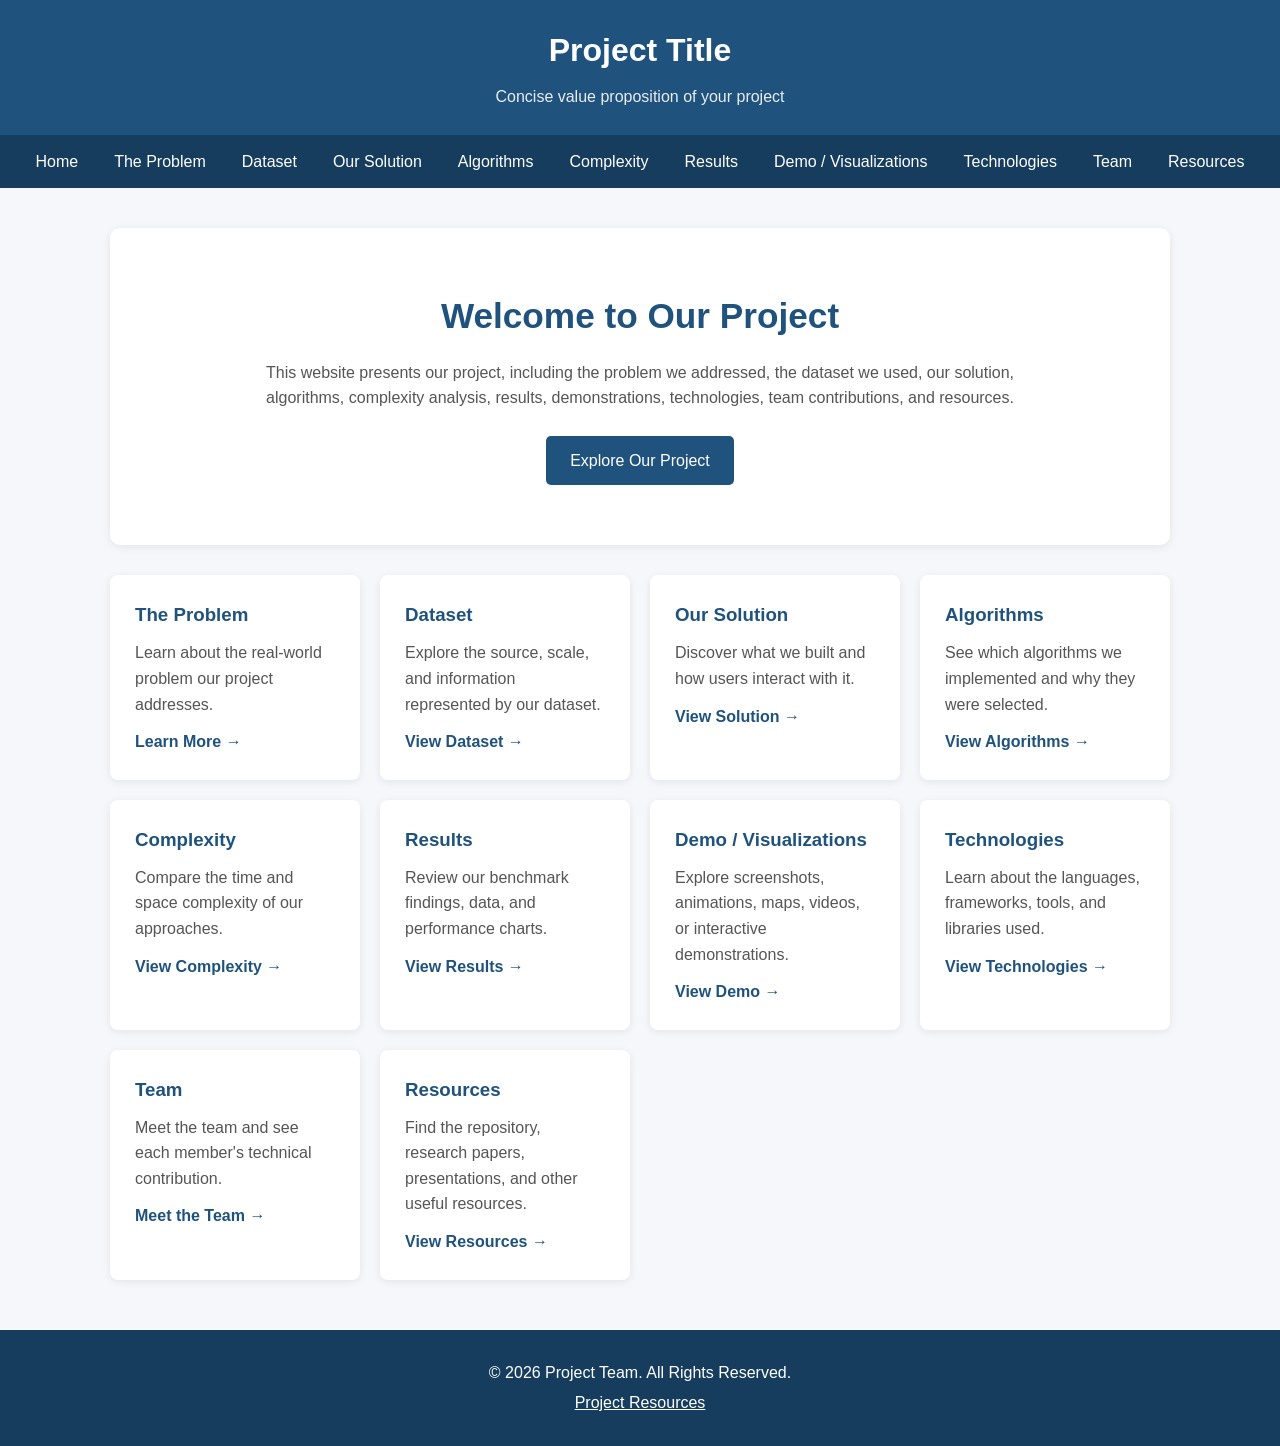
<file: index.html>
<!DOCTYPE html>
<html lang="en">
<head>
    <meta charset="UTF-8">
    <meta name="viewport" content="width=device-width, initial-scale=1.0">

    <title>Project Website</title>
    <link rel="stylesheet" href="styles.css">
</head>

<body>

    <!-- Header -->
    <header>
        <h1>Project Title</h1>
        <p>Concise value proposition of your project</p>
    </header>

    <!-- Navigation Menu -->
    <nav>
        <ul>
            <li><a href="index.html">Home</a></li>
            <li><a href="problem.html">The Problem</a></li>
            <li><a href="dataset.html">Dataset</a></li>
            <li><a href="solution.html">Our Solution</a></li>
            <li><a href="algorithms.html">Algorithms</a></li>
            <li><a href="complexity.html">Complexity</a></li>
            <li><a href="results.html">Results</a></li>
            <li><a href="visualizations.html">Demo / Visualizations</a></li>
            <li><a href="technologies.html">Technologies</a></li>
            <li><a href="team.html">Team</a></li>
            <li><a href="resources.html">Resources</a></li>
        </ul>
    </nav>

    <!-- Main Content -->
    <main>

        <section class="hero">
            <h2>Welcome to Our Project</h2>

            <p>
                This website presents our project, including the problem we
                addressed, the dataset we used, our solution, algorithms,
                complexity analysis, results, demonstrations, technologies,
                team contributions, and resources.
            </p>

            <a href="problem.html" class="button">
                Explore Our Project
            </a>
        </section>

        <section class="sections">

            <div class="card">
                <h3>The Problem</h3>
                <p>
                    Learn about the real-world problem our project addresses.
                </p>
                <a href="problem.html">Learn More →</a>
            </div>

            <div class="card">
                <h3>Dataset</h3>
                <p>
                    Explore the source, scale, and information represented by
                    our dataset.
                </p>
                <a href="dataset.html">View Dataset →</a>
            </div>

            <div class="card">
                <h3>Our Solution</h3>
                <p>
                    Discover what we built and how users interact with it.
                </p>
                <a href="solution.html">View Solution →</a>
            </div>

            <div class="card">
                <h3>Algorithms</h3>
                <p>
                    See which algorithms we implemented and why they were
                    selected.
                </p>
                <a href="algorithms.html">View Algorithms →</a>
            </div>

            <div class="card">
                <h3>Complexity</h3>
                <p>
                    Compare the time and space complexity of our approaches.
                </p>
                <a href="complexity.html">View Complexity →</a>
            </div>

            <div class="card">
                <h3>Results</h3>
                <p>
                    Review our benchmark findings, data, and performance
                    charts.
                </p>
                <a href="results.html">View Results →</a>
            </div>

            <div class="card">
                <h3>Demo / Visualizations</h3>
                <p>
                    Explore screenshots, animations, maps, videos, or
                    interactive demonstrations.
                </p>
                <a href="visualizations.html">View Demo →</a>
            </div>

            <div class="card">
                <h3>Technologies</h3>
                <p>
                    Learn about the languages, frameworks, tools, and
                    libraries used.
                </p>
                <a href="technologies.html">View Technologies →</a>
            </div>

            <div class="card">
                <h3>Team</h3>
                <p>
                    Meet the team and see each member's technical contribution.
                </p>
                <a href="team.html">Meet the Team →</a>
            </div>

            <div class="card">
                <h3>Resources</h3>
                <p>
                    Find the repository, research papers, presentations, and
                    other useful resources.
                </p>
                <a href="resources.html">View Resources →</a>
            </div>

        </section>

    </main>

    <!-- Footer -->
    <footer>
        <p>&copy; 2026 Project Team. All Rights Reserved.</p>
        <p>
            <a href="resources.html" style="color: white;">
                Project Resources
            </a>
        </p>
    </footer>

</body>
</html>
</file>
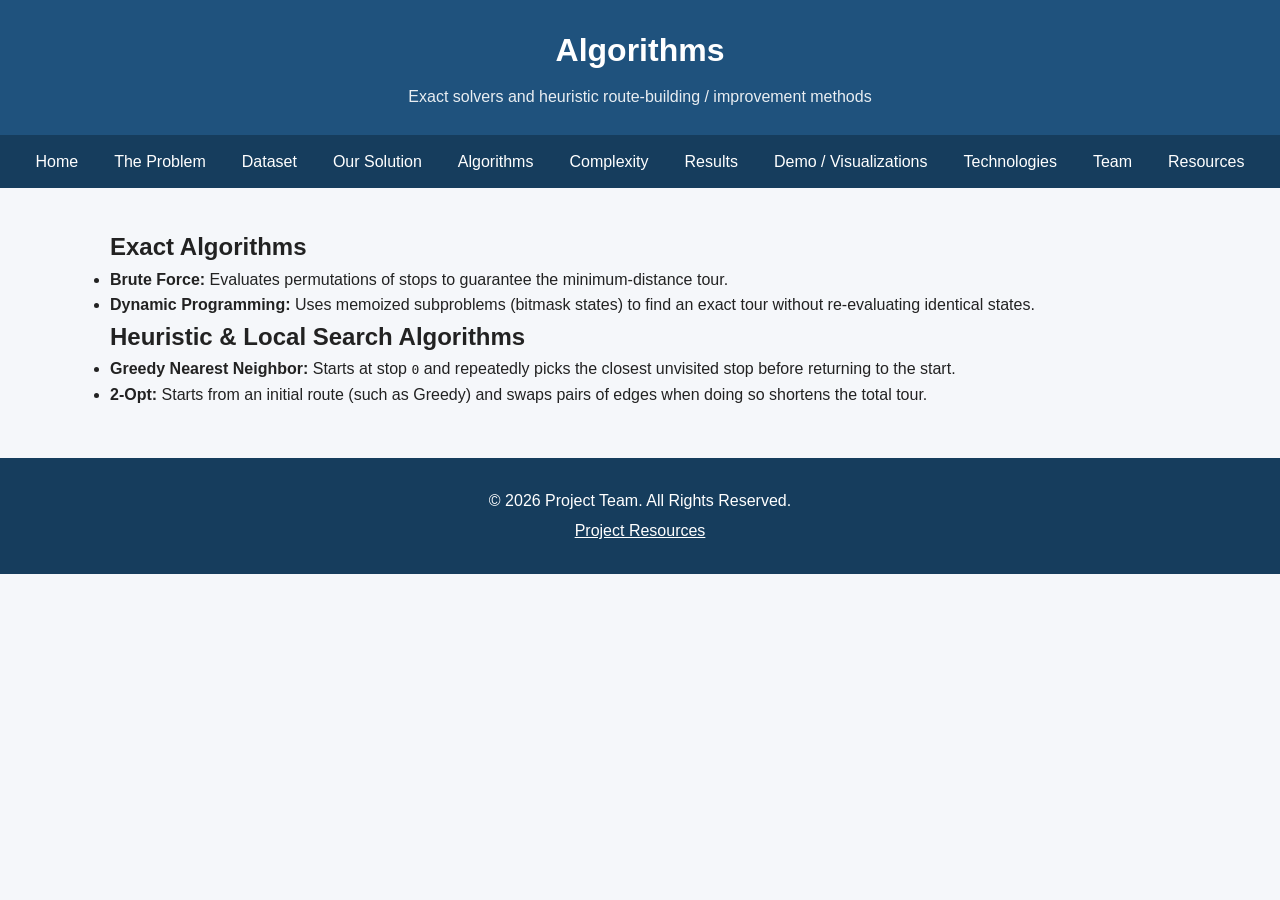
<file: algorithms.html>
<!DOCTYPE html>
<html lang="en">
<head>
    <meta charset="UTF-8">
    <meta name="viewport" content="width=device-width, initial-scale=1.0">
    <title>Algorithms | Amazon Delivery Route Optimization</title>
    <link rel="stylesheet" href="styles.css">
</head>
<body>
    <header>
        <h1>Algorithms</h1>
        <p>Exact solvers and heuristic route-building / improvement methods</p>
    </header>

    <nav>
        <ul>
            <li><a href="index.html">Home</a></li>
            <li><a href="problem.html">The Problem</a></li>
            <li><a href="dataset.html">Dataset</a></li>
            <li><a href="solution.html">Our Solution</a></li>
            <li><a href="algorithms.html">Algorithms</a></li>
            <li><a href="complexity.html">Complexity</a></li>
            <li><a href="results.html">Results</a></li>
            <li><a href="visualizations.html">Demo / Visualizations</a></li>
            <li><a href="technologies.html">Technologies</a></li>
            <li><a href="team.html">Team</a></li>
            <li><a href="resources.html">Resources</a></li>
        </ul>
    </nav>

    <main>
        <div class="panel">
            <h2>Exact Algorithms</h2>
            <ul>
                <li><strong>Brute Force:</strong> Evaluates permutations of stops to guarantee the minimum-distance tour.</li>
                <li><strong>Dynamic Programming:</strong> Uses memoized subproblems (bitmask states) to find an exact tour without re-evaluating identical states.</li>
            </ul>
        </div>

        <div class="panel">
            <h2>Heuristic &amp; Local Search Algorithms</h2>
            <ul>
                <li><strong>Greedy Nearest Neighbor:</strong> Starts at stop <code>0</code> and repeatedly picks the closest unvisited stop before returning to the start.</li>
                <li><strong>2-Opt:</strong> Starts from an initial route (such as Greedy) and swaps pairs of edges when doing so shortens the total tour.</li>
            </ul>
        </div>
    </main>

    <footer>
        <p>&copy; 2026 Project Team. All Rights Reserved.</p>
        <p><a href="resources.html" style="color: white;">Project Resources</a></p>
    </footer>
</body>
</html>
</file>
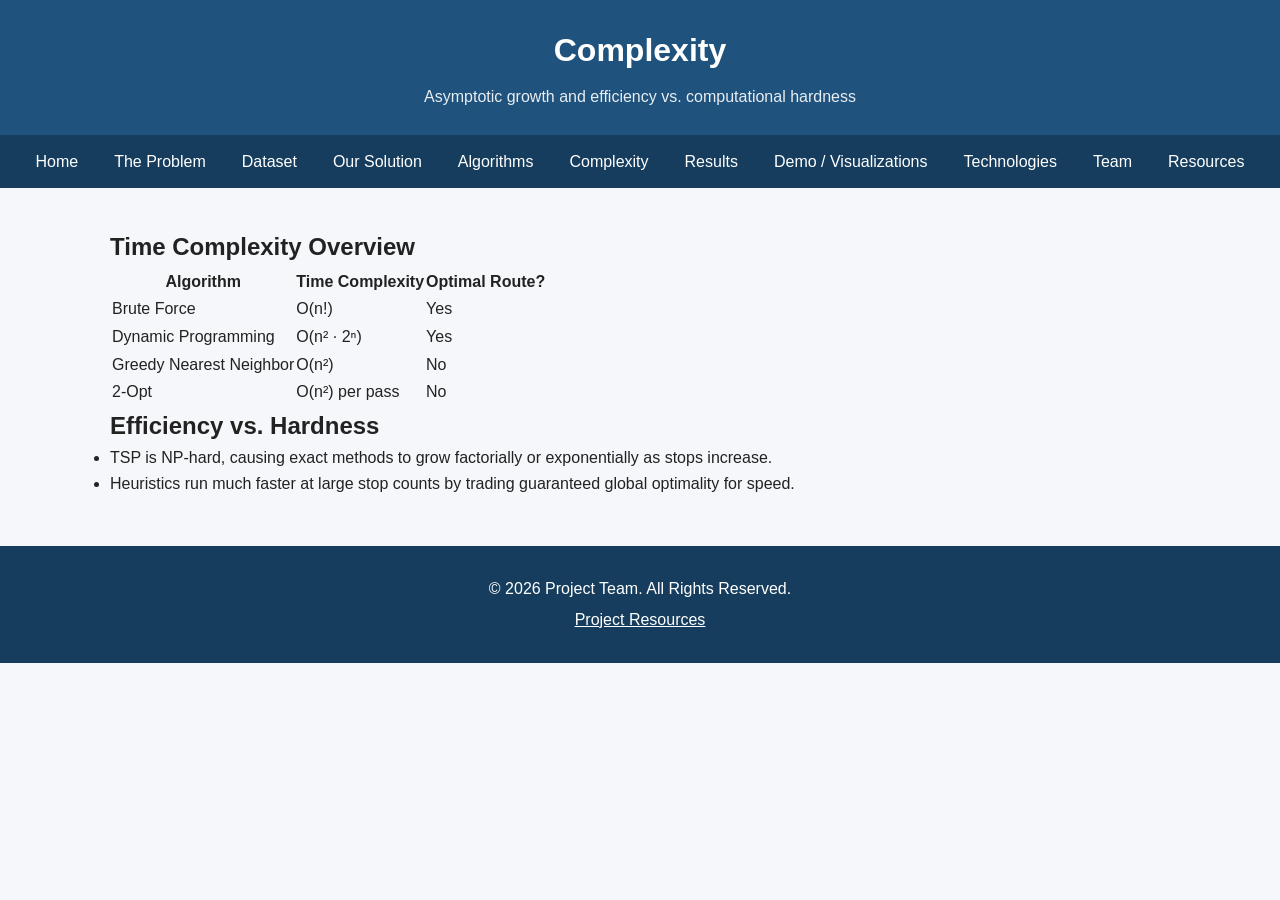
<file: complexity.html>
<!DOCTYPE html>
<html lang="en">
<head>
    <meta charset="UTF-8">
    <meta name="viewport" content="width=device-width, initial-scale=1.0">
    <title>Complexity | Amazon Delivery Route Optimization</title>
    <link rel="stylesheet" href="styles.css">
</head>
<body>
    <header>
        <h1>Complexity</h1>
        <p>Asymptotic growth and efficiency vs. computational hardness</p>
    </header>

    <nav>
        <ul>
            <li><a href="index.html">Home</a></li>
            <li><a href="problem.html">The Problem</a></li>
            <li><a href="dataset.html">Dataset</a></li>
            <li><a href="solution.html">Our Solution</a></li>
            <li><a href="algorithms.html">Algorithms</a></li>
            <li><a href="complexity.html">Complexity</a></li>
            <li><a href="results.html">Results</a></li>
            <li><a href="visualizations.html">Demo / Visualizations</a></li>
            <li><a href="technologies.html">Technologies</a></li>
            <li><a href="team.html">Team</a></li>
            <li><a href="resources.html">Resources</a></li>
        </ul>
    </nav>

    <main>
        <div class="panel">
            <h2>Time Complexity Overview</h2>
            <table>
                <thead>
                    <tr><th>Algorithm</th><th>Time Complexity</th><th>Optimal Route?</th></tr>
                </thead>
                <tbody>
                    <tr><td>Brute Force</td><td>O(n!)</td><td>Yes</td></tr>
                    <tr><td>Dynamic Programming</td><td>O(n&sup2; &middot; 2&#8319;)</td><td>Yes</td></tr>
                    <tr><td>Greedy Nearest Neighbor</td><td>O(n&sup2;)</td><td>No</td></tr>
                    <tr><td>2-Opt</td><td>O(n&sup2;) per pass</td><td>No</td></tr>
                </tbody>
            </table>
        </div>

        <div class="panel">
            <h2>Efficiency vs. Hardness</h2>
            <ul>
                <li>TSP is NP-hard, causing exact methods to grow factorially or exponentially as stops increase.</li>
                <li>Heuristics run much faster at large stop counts by trading guaranteed global optimality for speed.</li>
            </ul>
        </div>
    </main>

    <footer>
        <p>&copy; 2026 Project Team. All Rights Reserved.</p>
        <p><a href="resources.html" style="color: white;">Project Resources</a></p>
    </footer>
</body>
</html>
</file>
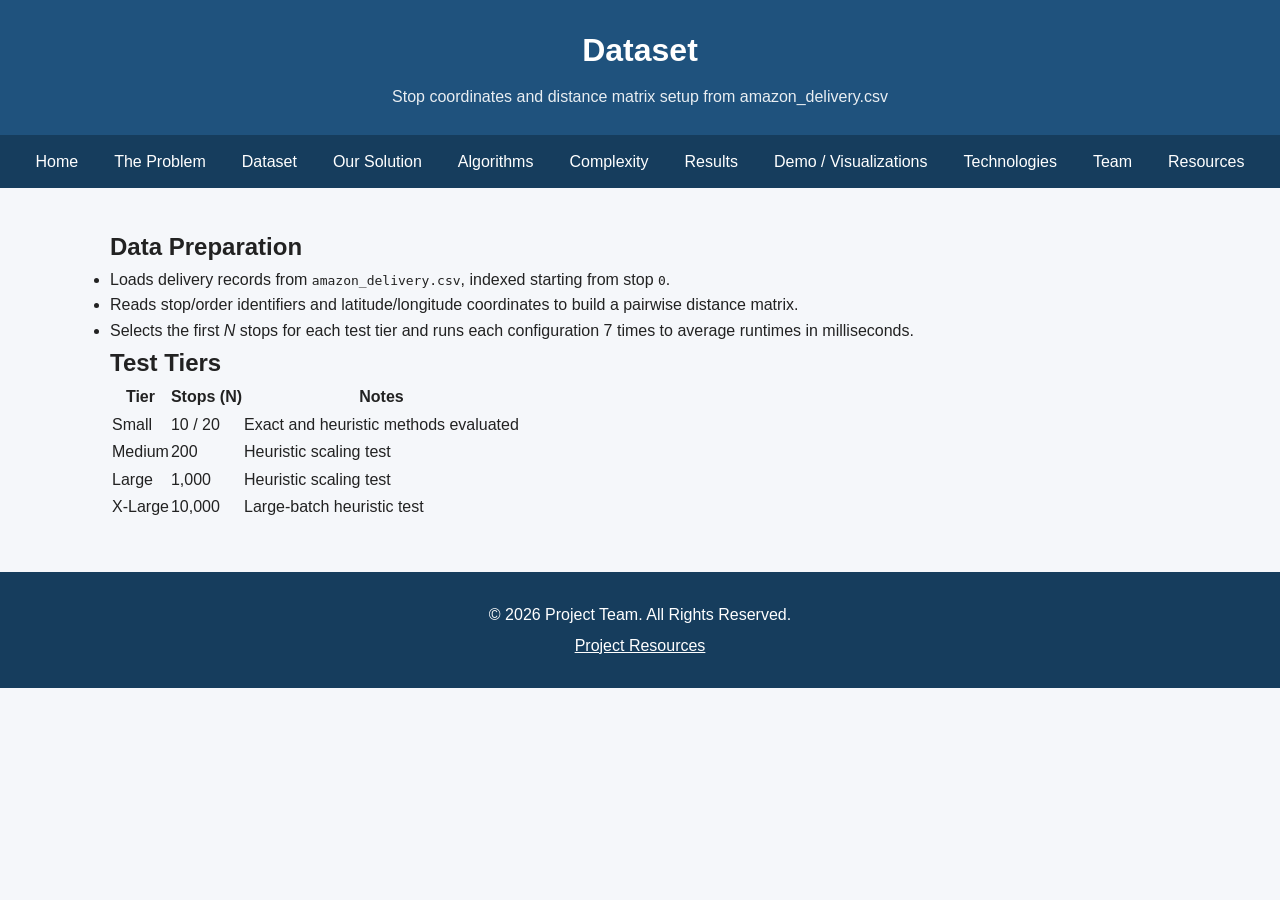
<file: dataset.html>
<!DOCTYPE html>
<html lang="en">
<head>
    <meta charset="UTF-8">
    <meta name="viewport" content="width=device-width, initial-scale=1.0">
    <title>Dataset | Amazon Delivery Route Optimization</title>
    <link rel="stylesheet" href="styles.css">
</head>
<body>
    <header>
        <h1>Dataset</h1>
        <p>Stop coordinates and distance matrix setup from amazon_delivery.csv</p>
    </header>

    <nav>
        <ul>
            <li><a href="index.html">Home</a></li>
            <li><a href="problem.html">The Problem</a></li>
            <li><a href="dataset.html">Dataset</a></li>
            <li><a href="solution.html">Our Solution</a></li>
            <li><a href="algorithms.html">Algorithms</a></li>
            <li><a href="complexity.html">Complexity</a></li>
            <li><a href="results.html">Results</a></li>
            <li><a href="visualizations.html">Demo / Visualizations</a></li>
            <li><a href="technologies.html">Technologies</a></li>
            <li><a href="team.html">Team</a></li>
            <li><a href="resources.html">Resources</a></li>
        </ul>
    </nav>

    <main>
        <div class="panel">
            <h2>Data Preparation</h2>
            <ul>
                <li>Loads delivery records from <code>amazon_delivery.csv</code>, indexed starting from stop <code>0</code>.</li>
                <li>Reads stop/order identifiers and latitude/longitude coordinates to build a pairwise distance matrix.</li>
                <li>Selects the first <em>N</em> stops for each test tier and runs each configuration 7 times to average runtimes in milliseconds.</li>
            </ul>
        </div>

        <div class="panel">
            <h2>Test Tiers</h2>
            <table>
                <thead>
                    <tr><th>Tier</th><th>Stops (N)</th><th>Notes</th></tr>
                </thead>
                <tbody>
                    <tr><td>Small</td><td>10 / 20</td><td>Exact and heuristic methods evaluated</td></tr>
                    <tr><td>Medium</td><td>200</td><td>Heuristic scaling test</td></tr>
                    <tr><td>Large</td><td>1,000</td><td>Heuristic scaling test</td></tr>
                    <tr><td>X-Large</td><td>10,000</td><td>Large-batch heuristic test</td></tr>
                </tbody>
            </table>
        </div>
    </main>

    <footer>
        <p>&copy; 2026 Project Team. All Rights Reserved.</p>
        <p><a href="resources.html" style="color: white;">Project Resources</a></p>
    </footer>
</body>
</html>
</file>
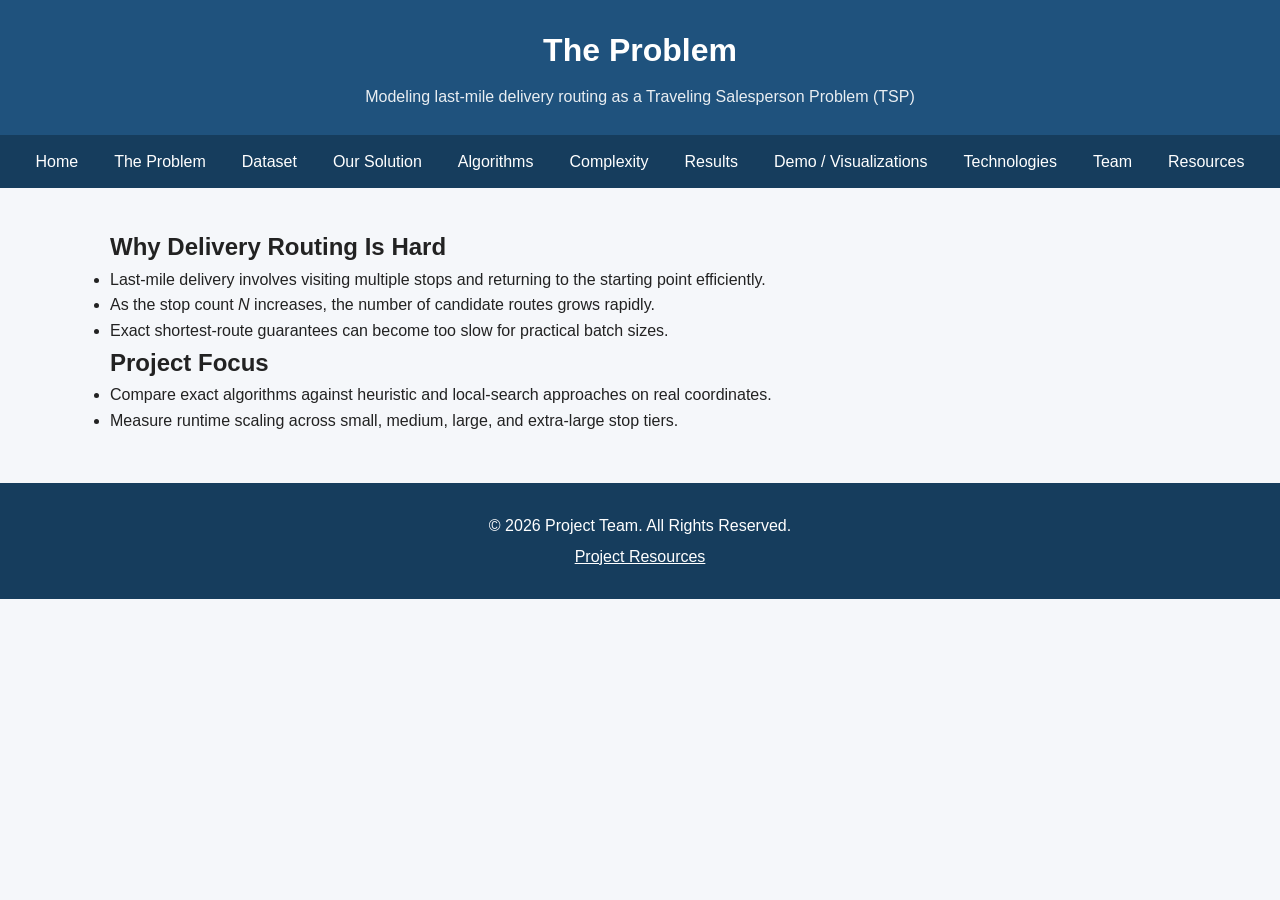
<file: problem.html>
<!DOCTYPE html>
<html lang="en">
<head>
    <meta charset="UTF-8">
    <meta name="viewport" content="width=device-width, initial-scale=1.0">
    <title>The Problem | Amazon Delivery Route Optimization</title>
    <link rel="stylesheet" href="styles.css">
</head>
<body>
    <header>
        <h1>The Problem</h1>
        <p>Modeling last-mile delivery routing as a Traveling Salesperson Problem (TSP)</p>
    </header>

    <nav>
        <ul>
            <li><a href="index.html">Home</a></li>
            <li><a href="problem.html">The Problem</a></li>
            <li><a href="dataset.html">Dataset</a></li>
            <li><a href="solution.html">Our Solution</a></li>
            <li><a href="algorithms.html">Algorithms</a></li>
            <li><a href="complexity.html">Complexity</a></li>
            <li><a href="results.html">Results</a></li>
            <li><a href="visualizations.html">Demo / Visualizations</a></li>
            <li><a href="technologies.html">Technologies</a></li>
            <li><a href="team.html">Team</a></li>
            <li><a href="resources.html">Resources</a></li>
        </ul>
    </nav>

    <main>
        <div class="panel">
            <h2>Why Delivery Routing Is Hard</h2>
            <ul>
                <li>Last-mile delivery involves visiting multiple stops and returning to the starting point efficiently.</li>
                <li>As the stop count <em>N</em> increases, the number of candidate routes grows rapidly.</li>
                <li>Exact shortest-route guarantees can become too slow for practical batch sizes.</li>
            </ul>
        </div>

        <div class="panel">
            <h2>Project Focus</h2>
            <ul>
                <li>Compare exact algorithms against heuristic and local-search approaches on real coordinates.</li>
                <li>Measure runtime scaling across small, medium, large, and extra-large stop tiers.</li>
            </ul>
        </div>
    </main>

    <footer>
        <p>&copy; 2026 Project Team. All Rights Reserved.</p>
        <p><a href="resources.html" style="color: white;">Project Resources</a></p>
    </footer>
</body>
</html>
</file>
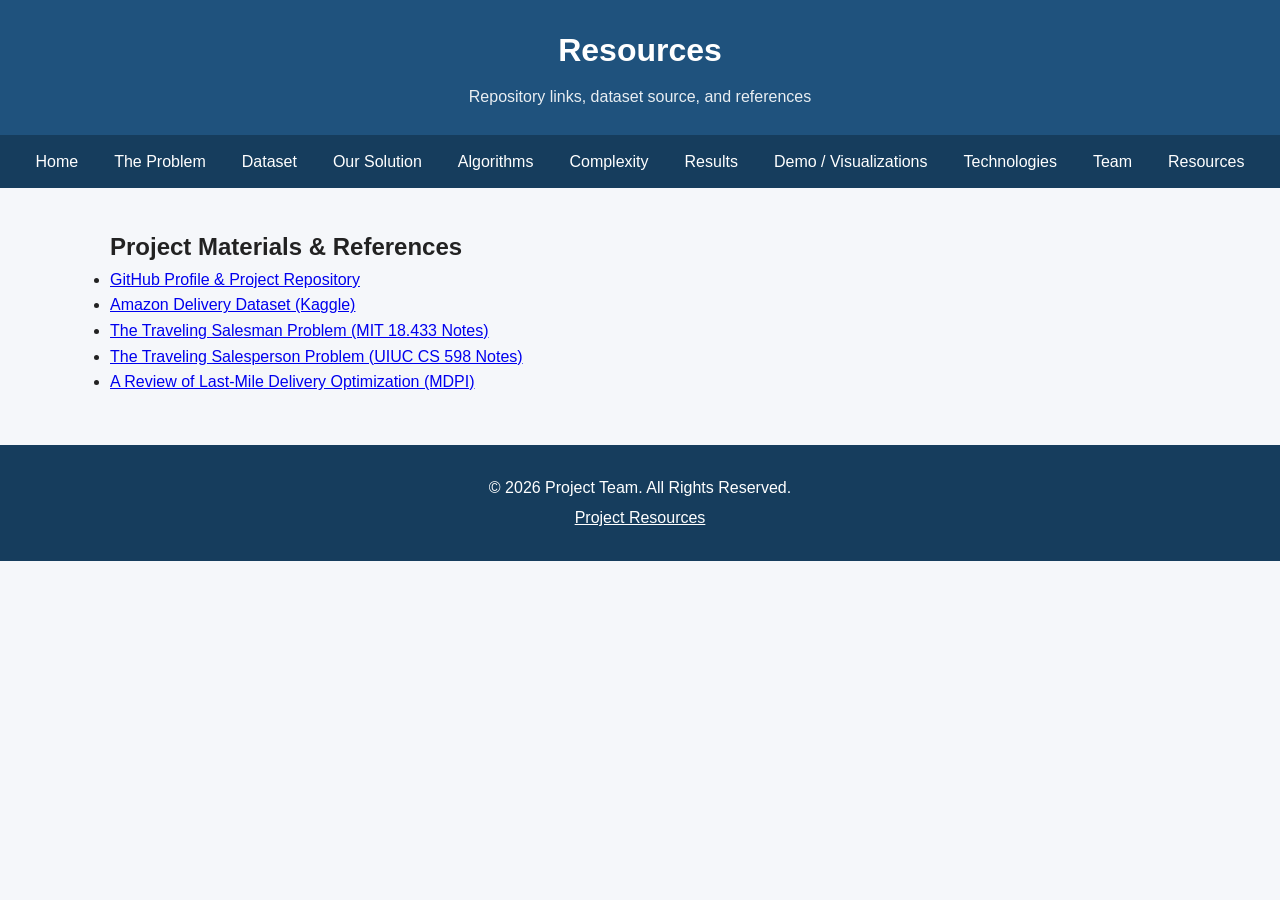
<file: references.html>
<!DOCTYPE html>
<html lang="en">
<head>
    <meta charset="UTF-8">
    <meta name="viewport" content="width=device-width, initial-scale=1.0">
    <title>Resources | Amazon Delivery Route Optimization</title>
    <link rel="stylesheet" href="styles.css">
</head>
<body>
    <header>
        <h1>Resources</h1>
        <p>Repository links, dataset source, and references</p>
    </header>

    <nav>
        <ul>
            <li><a href="index.html">Home</a></li>
            <li><a href="problem.html">The Problem</a></li>
            <li><a href="dataset.html">Dataset</a></li>
            <li><a href="solution.html">Our Solution</a></li>
            <li><a href="algorithms.html">Algorithms</a></li>
            <li><a href="complexity.html">Complexity</a></li>
            <li><a href="results.html">Results</a></li>
            <li><a href="visualizations.html">Demo / Visualizations</a></li>
            <li><a href="technologies.html">Technologies</a></li>
            <li><a href="team.html">Team</a></li>
            <li><a href="resources.html">Resources</a></li>
        </ul>
    </nav>

    <main>
        <div class="panel">
            <h2>Project Materials &amp; References</h2>
            <ul>
                <li><a href="https://github.com/a-bally" target="_blank" rel="noopener">GitHub Profile &amp; Project Repository</a></li>
                <li><a href="https://www.kaggle.com/datasets/sujalsuthar/amazon-delivery-dataset" target="_blank" rel="noopener">Amazon Delivery Dataset (Kaggle)</a></li>
                <li><a href="https://math.mit.edu/~goemans/18433S15/TSP-CookCPS.pdf" target="_blank" rel="noopener">The Traveling Salesman Problem (MIT 18.433 Notes)</a></li>
                <li><a href="https://courses.grainger.illinois.edu/cs598csc/sp2011/lectures/lecture_2.pdf" target="_blank" rel="noopener">The Traveling Salesperson Problem (UIUC CS 598 Notes)</a></li>
                <li><a href="https://www.mdpi.com/2504-446x/9/3/158" target="_blank" rel="noopener">A Review of Last-Mile Delivery Optimization (MDPI)</a></li>
            </ul>
        </div>
    </main>

    <footer>
        <p>&copy; 2026 Project Team. All Rights Reserved.</p>
        <p><a href="resources.html" style="color: white;">Project Resources</a></p>
    </footer>
</body>
</html>
</file>
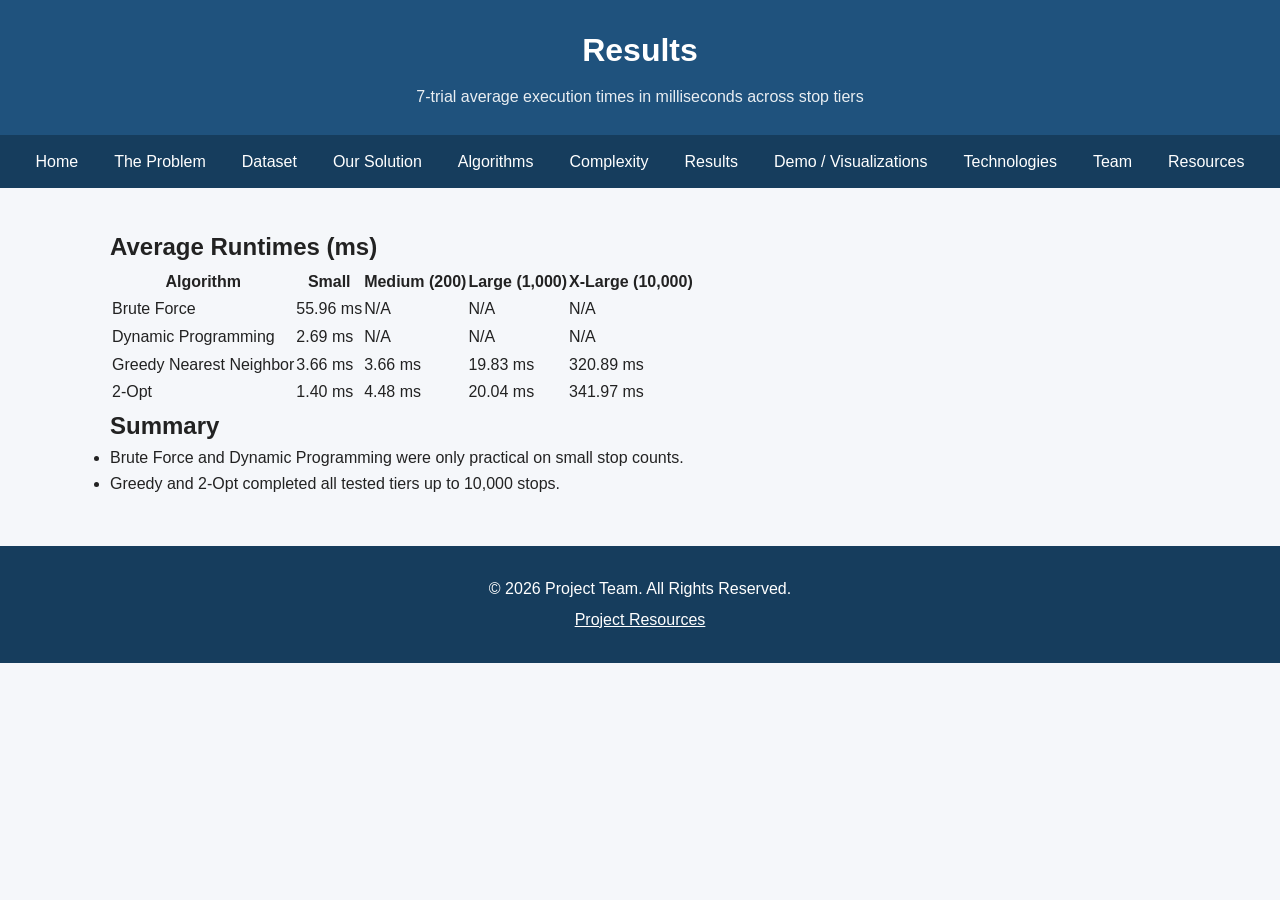
<file: results.html>
<!DOCTYPE html>
<html lang="en">
<head>
    <meta charset="UTF-8">
    <meta name="viewport" content="width=device-width, initial-scale=1.0">
    <title>Results | Amazon Delivery Route Optimization</title>
    <link rel="stylesheet" href="styles.css">
</head>
<body>
    <header>
        <h1>Results</h1>
        <p>7-trial average execution times in milliseconds across stop tiers</p>
    </header>

    <nav>
        <ul>
            <li><a href="index.html">Home</a></li>
            <li><a href="problem.html">The Problem</a></li>
            <li><a href="dataset.html">Dataset</a></li>
            <li><a href="solution.html">Our Solution</a></li>
            <li><a href="algorithms.html">Algorithms</a></li>
            <li><a href="complexity.html">Complexity</a></li>
            <li><a href="results.html">Results</a></li>
            <li><a href="visualizations.html">Demo / Visualizations</a></li>
            <li><a href="technologies.html">Technologies</a></li>
            <li><a href="team.html">Team</a></li>
            <li><a href="resources.html">Resources</a></li>
        </ul>
    </nav>

    <main>
        <div class="panel">
            <h2>Average Runtimes (ms)</h2>
            <table>
                <thead>
                    <tr><th>Algorithm</th><th>Small</th><th>Medium (200)</th><th>Large (1,000)</th><th>X-Large (10,000)</th></tr>
                </thead>
                <tbody>
                    <tr><td>Brute Force</td><td>55.96 ms</td><td>N/A</td><td>N/A</td><td>N/A</td></tr>
                    <tr><td>Dynamic Programming</td><td>2.69 ms</td><td>N/A</td><td>N/A</td><td>N/A</td></tr>
                    <tr><td>Greedy Nearest Neighbor</td><td>3.66 ms</td><td>3.66 ms</td><td>19.83 ms</td><td>320.89 ms</td></tr>
                    <tr><td>2-Opt</td><td>1.40 ms</td><td>4.48 ms</td><td>20.04 ms</td><td>341.97 ms</td></tr>
                </tbody>
            </table>
        </div>

        <div class="panel">
            <h2>Summary</h2>
            <ul>
                <li>Brute Force and Dynamic Programming were only practical on small stop counts.</li>
                <li>Greedy and 2-Opt completed all tested tiers up to 10,000 stops.</li>
            </ul>
        </div>
    </main>

    <footer>
        <p>&copy; 2026 Project Team. All Rights Reserved.</p>
        <p><a href="resources.html" style="color: white;">Project Resources</a></p>
    </footer>
</body>
</html>
</file>
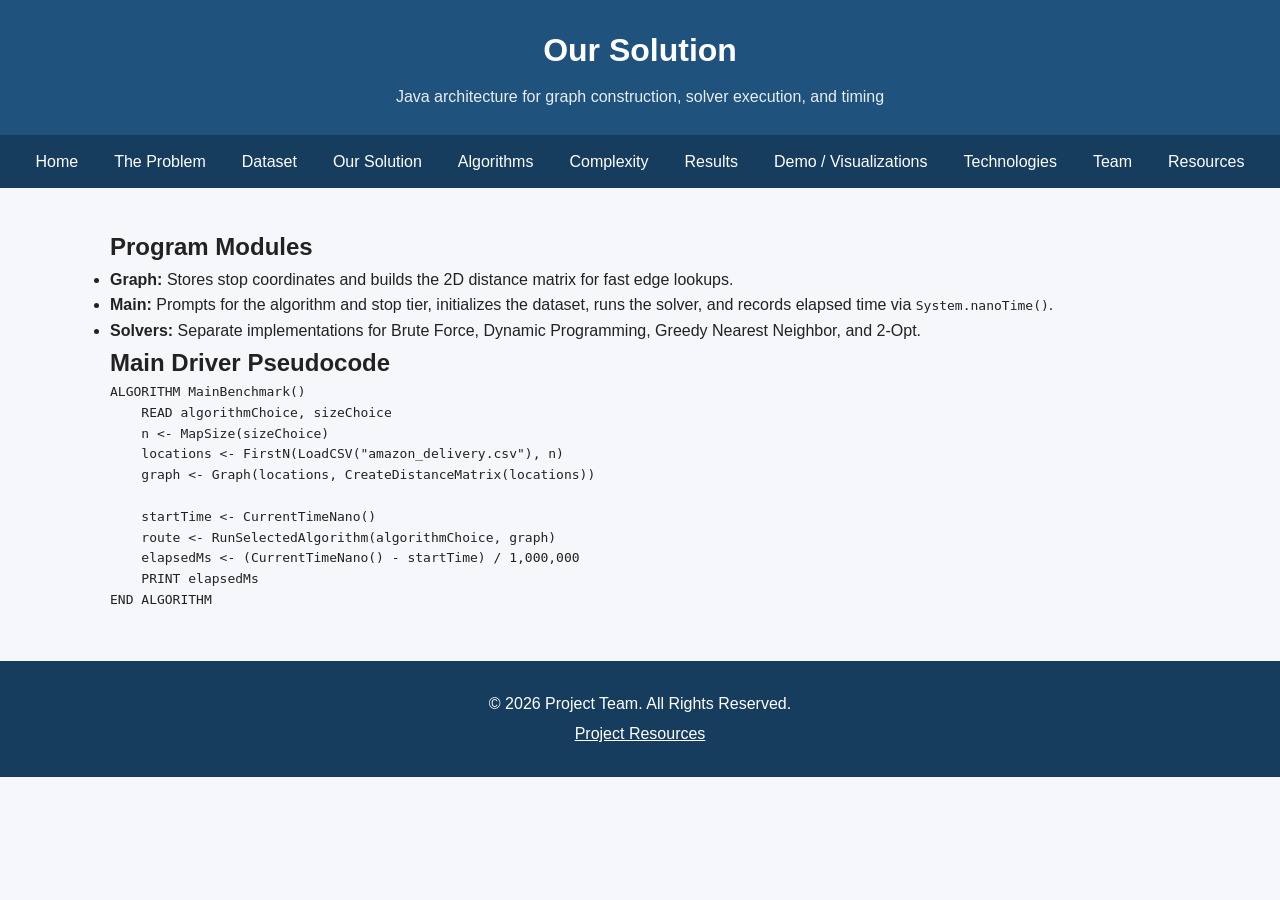
<file: solution.html>
<!DOCTYPE html>
<html lang="en">
<head>
    <meta charset="UTF-8">
    <meta name="viewport" content="width=device-width, initial-scale=1.0">
    <title>Our Solution | Amazon Delivery Route Optimization</title>
    <link rel="stylesheet" href="styles.css">
</head>
<body>
    <header>
        <h1>Our Solution</h1>
        <p>Java architecture for graph construction, solver execution, and timing</p>
    </header>

    <nav>
        <ul>
            <li><a href="index.html">Home</a></li>
            <li><a href="problem.html">The Problem</a></li>
            <li><a href="dataset.html">Dataset</a></li>
            <li><a href="solution.html">Our Solution</a></li>
            <li><a href="algorithms.html">Algorithms</a></li>
            <li><a href="complexity.html">Complexity</a></li>
            <li><a href="results.html">Results</a></li>
            <li><a href="visualizations.html">Demo / Visualizations</a></li>
            <li><a href="technologies.html">Technologies</a></li>
            <li><a href="team.html">Team</a></li>
            <li><a href="resources.html">Resources</a></li>
        </ul>
    </nav>

    <main>
        <div class="panel">
            <h2>Program Modules</h2>
            <ul>
                <li><strong>Graph:</strong> Stores stop coordinates and builds the 2D distance matrix for fast edge lookups.</li>
                <li><strong>Main:</strong> Prompts for the algorithm and stop tier, initializes the dataset, runs the solver, and records elapsed time via <code>System.nanoTime()</code>.</li>
                <li><strong>Solvers:</strong> Separate implementations for Brute Force, Dynamic Programming, Greedy Nearest Neighbor, and 2-Opt.</li>
            </ul>
        </div>

        <div class="panel">
            <h2>Main Driver Pseudocode</h2>
            <pre>ALGORITHM MainBenchmark()
    READ algorithmChoice, sizeChoice
    n &lt;- MapSize(sizeChoice)
    locations &lt;- FirstN(LoadCSV("amazon_delivery.csv"), n)
    graph &lt;- Graph(locations, CreateDistanceMatrix(locations))

    startTime &lt;- CurrentTimeNano()
    route &lt;- RunSelectedAlgorithm(algorithmChoice, graph)
    elapsedMs &lt;- (CurrentTimeNano() - startTime) / 1,000,000
    PRINT elapsedMs
END ALGORITHM</pre>
        </div>
    </main>

    <footer>
        <p>&copy; 2026 Project Team. All Rights Reserved.</p>
        <p><a href="resources.html" style="color: white;">Project Resources</a></p>
    </footer>
</body>
</html>
</file>
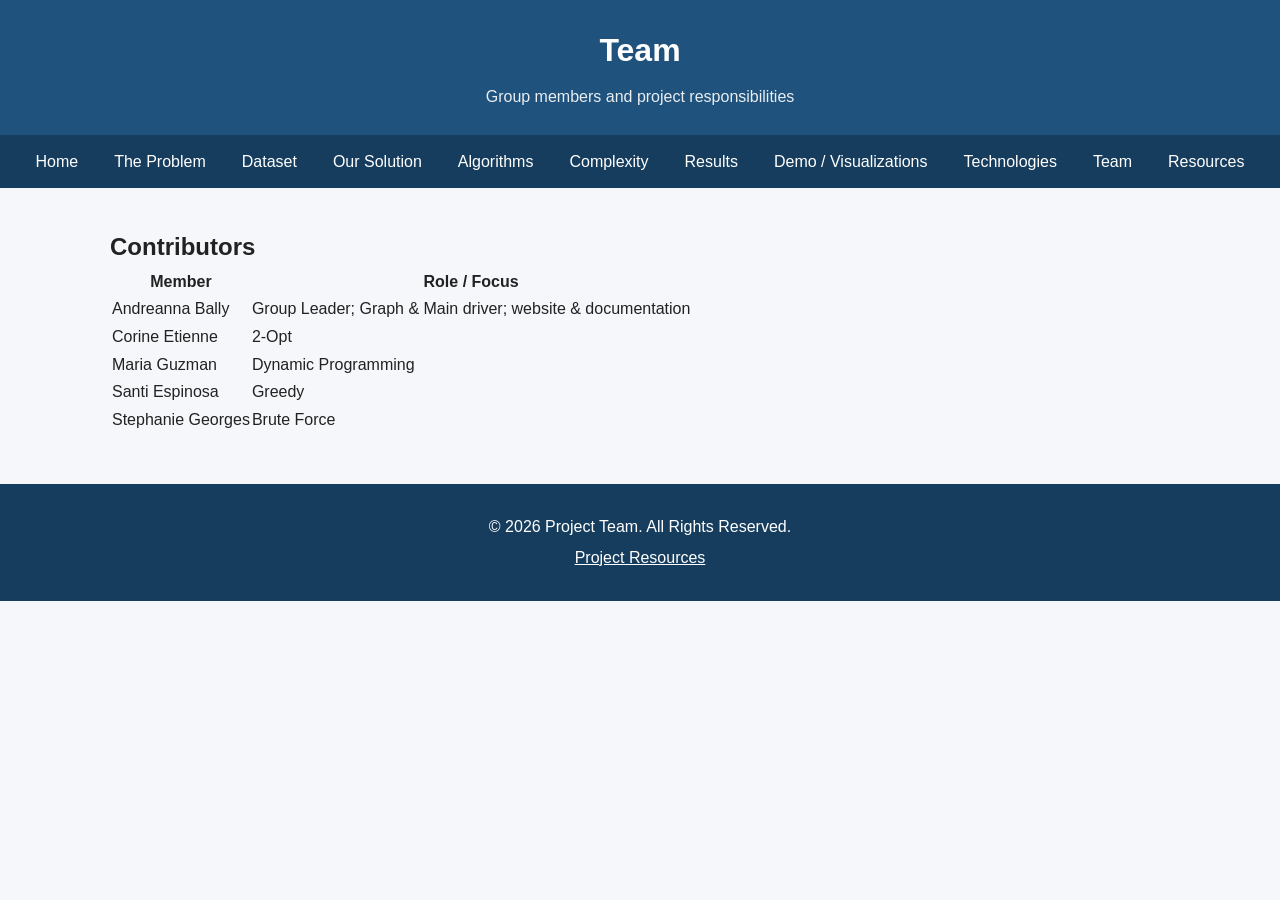
<file: team.html>
<!DOCTYPE html>
<html lang="en">
<head>
    <meta charset="UTF-8">
    <meta name="viewport" content="width=device-width, initial-scale=1.0">
    <title>Team | Amazon Delivery Route Optimization</title>
    <link rel="stylesheet" href="styles.css">
</head>
<body>
    <header>
        <h1>Team</h1>
        <p>Group members and project responsibilities</p>
    </header>

    <nav>
        <ul>
            <li><a href="index.html">Home</a></li>
            <li><a href="problem.html">The Problem</a></li>
            <li><a href="dataset.html">Dataset</a></li>
            <li><a href="solution.html">Our Solution</a></li>
            <li><a href="algorithms.html">Algorithms</a></li>
            <li><a href="complexity.html">Complexity</a></li>
            <li><a href="results.html">Results</a></li>
            <li><a href="visualizations.html">Demo / Visualizations</a></li>
            <li><a href="technologies.html">Technologies</a></li>
            <li><a href="team.html">Team</a></li>
            <li><a href="resources.html">Resources</a></li>
        </ul>
    </nav>

    <main>
        <div class="panel">
            <h2>Contributors</h2>
            <table>
                <thead>
                    <tr><th>Member</th><th>Role / Focus</th></tr>
                </thead>
                <tbody>
                    <tr><td>Andreanna Bally</td><td>Group Leader; Graph &amp; Main driver; website &amp; documentation</td></tr>
                    <tr><td>Corine Etienne</td><td>2-Opt</td></tr>
                    <tr><td>Maria Guzman</td><td>Dynamic Programming</td></tr>
                    <tr><td>Santi Espinosa</td><td>Greedy</td></tr>
                    <tr><td>Stephanie Georges</td><td>Brute Force</td></tr>
                </tbody>
            </table>
        </div>
    </main>

    <footer>
        <p>&copy; 2026 Project Team. All Rights Reserved.</p>
        <p><a href="resources.html" style="color: white;">Project Resources</a></p>
    </footer>
</body>
</html>
</file>
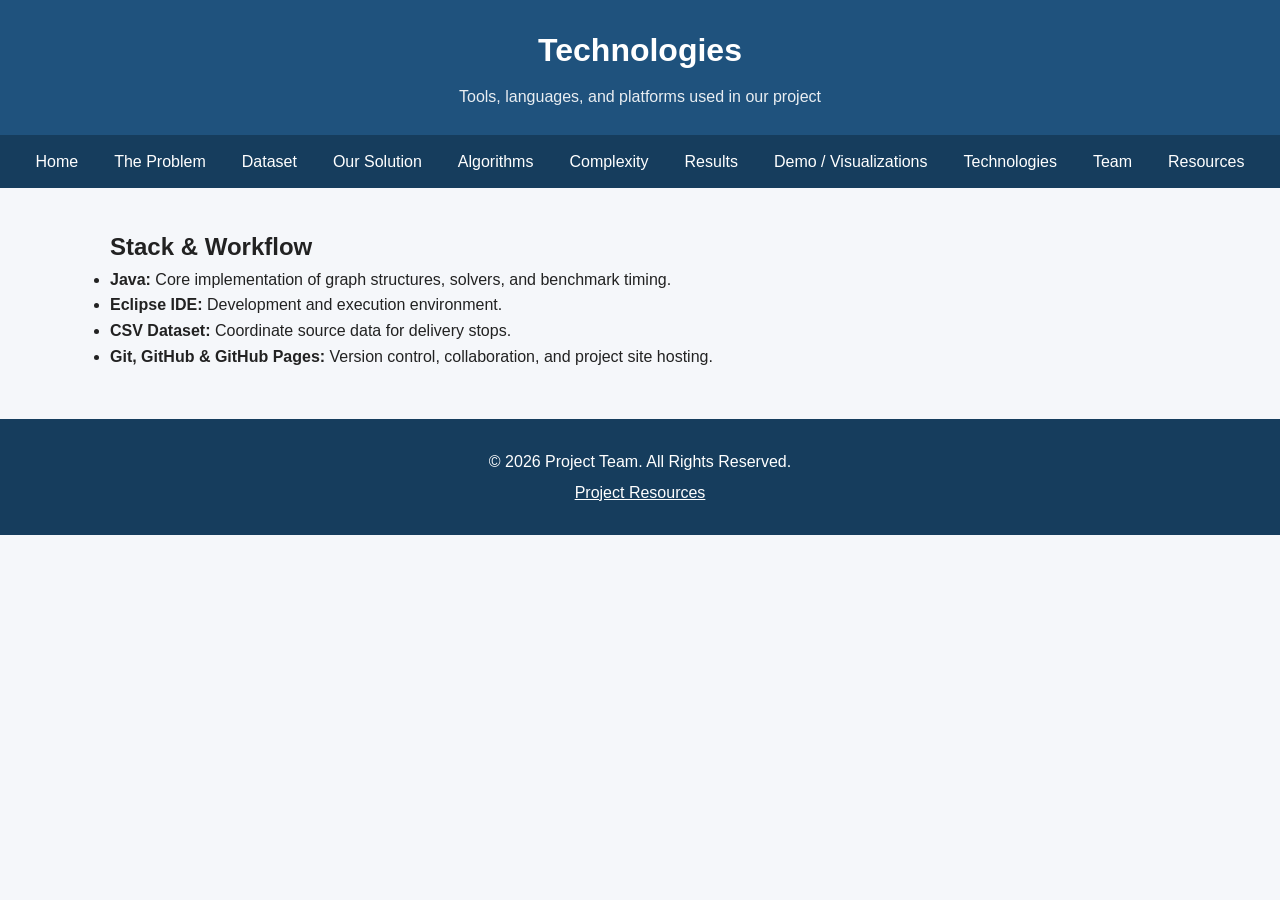
<file: technologies.html>
<!DOCTYPE html>
<html lang="en">
<head>
    <meta charset="UTF-8">
    <meta name="viewport" content="width=device-width, initial-scale=1.0">
    <title>Technologies | Amazon Delivery Route Optimization</title>
    <link rel="stylesheet" href="styles.css">
</head>
<body>
    <header>
        <h1>Technologies</h1>
        <p>Tools, languages, and platforms used in our project</p>
    </header>

    <nav>
        <ul>
            <li><a href="index.html">Home</a></li>
            <li><a href="problem.html">The Problem</a></li>
            <li><a href="dataset.html">Dataset</a></li>
            <li><a href="solution.html">Our Solution</a></li>
            <li><a href="algorithms.html">Algorithms</a></li>
            <li><a href="complexity.html">Complexity</a></li>
            <li><a href="results.html">Results</a></li>
            <li><a href="visualizations.html">Demo / Visualizations</a></li>
            <li><a href="technologies.html">Technologies</a></li>
            <li><a href="team.html">Team</a></li>
            <li><a href="resources.html">Resources</a></li>
        </ul>
    </nav>

    <main>
        <div class="panel">
            <h2>Stack &amp; Workflow</h2>
            <ul>
                <li><strong>Java:</strong> Core implementation of graph structures, solvers, and benchmark timing.</li>
                <li><strong>Eclipse IDE:</strong> Development and execution environment.</li>
                <li><strong>CSV Dataset:</strong> Coordinate source data for delivery stops.</li>
                <li><strong>Git, GitHub &amp; GitHub Pages:</strong> Version control, collaboration, and project site hosting.</li>
            </ul>
        </div>
    </main>

    <footer>
        <p>&copy; 2026 Project Team. All Rights Reserved.</p>
        <p><a href="resources.html" style="color: white;">Project Resources</a></p>
    </footer>
</body>
</html>
</file>
<file: styles.css>
* {
    margin: 0;
    padding: 0;
    box-sizing: border-box;
}

body {
    font-family: Arial, Helvetica, sans-serif;
    line-height: 1.6;
    color: #222;
    background-color: #f5f7fa;
}

/* Header */
header {
    background-color: #1f527d;
    color: white;
    padding: 25px 20px;
    text-align: center;
}

header h1 {
    margin-bottom: 8px;
    font-size: 2rem;
}

header p {
    font-size: 1rem;
    opacity: 0.9;
}

/* Navigation */
nav {
    background-color: #163d5d;
    position: sticky;
    top: 0;
    z-index: 1000;
}

nav ul {
    list-style: none;
    display: flex;
    justify-content: center;
    flex-wrap: wrap;
}

nav ul li a {
    display: block;
    color: white;
    text-decoration: none;
    padding: 14px 18px;
    transition: background-color 0.3s;
}

nav ul li a:hover {
    background-color: #2d6b9d;
}

/* Main */
main {
    max-width: 1100px;
    margin: 40px auto;
    padding: 0 20px;
}

.hero {
    background-color: white;
    padding: 60px 30px;
    text-align: center;
    border-radius: 10px;
    box-shadow: 0 2px 10px rgba(0, 0, 0, 0.08);
}

.hero h2 {
    color: #1f527d;
    font-size: 2.2rem;
    margin-bottom: 15px;
}

.hero p {
    max-width: 750px;
    margin: 0 auto 25px;
    color: #555;
}

.button {
    display: inline-block;
    background-color: #1f527d;
    color: white;
    text-decoration: none;
    padding: 12px 24px;
    border-radius: 5px;
    transition: background-color 0.3s;
}

.button:hover {
    background-color: #163d5d;
}

/* Sections */
.sections {
    display: grid;
    grid-template-columns: repeat(auto-fit, minmax(250px, 1fr));
    gap: 20px;
    margin-top: 30px;
}

.card {
    background-color: white;
    padding: 25px;
    border-radius: 8px;
    box-shadow: 0 2px 8px rgba(0, 0, 0, 0.08);
}

.card h3 {
    color: #1f527d;
    margin-bottom: 10px;
}

.card p {
    color: #555;
}

.card a {
    display: inline-block;
    margin-top: 12px;
    color: #1f527d;
    font-weight: bold;
    text-decoration: none;
}

.card a:hover {
    text-decoration: underline;
}

/* Footer */
footer {
    background-color: #163d5d;
    color: white;
    text-align: center;
    padding: 25px 20px;
    margin-top: 50px;
}

footer p {
    margin: 5px 0;
}

/* Mobile */
@media (max-width: 700px) {
    nav ul {
        flex-direction: column;
        text-align: center;
    }

    nav ul li a {
        padding: 10px;
    }

    .hero {
        padding: 40px 20px;
    }

    .hero h2 {
        font-size: 1.8rem;
    }
}
</file>
